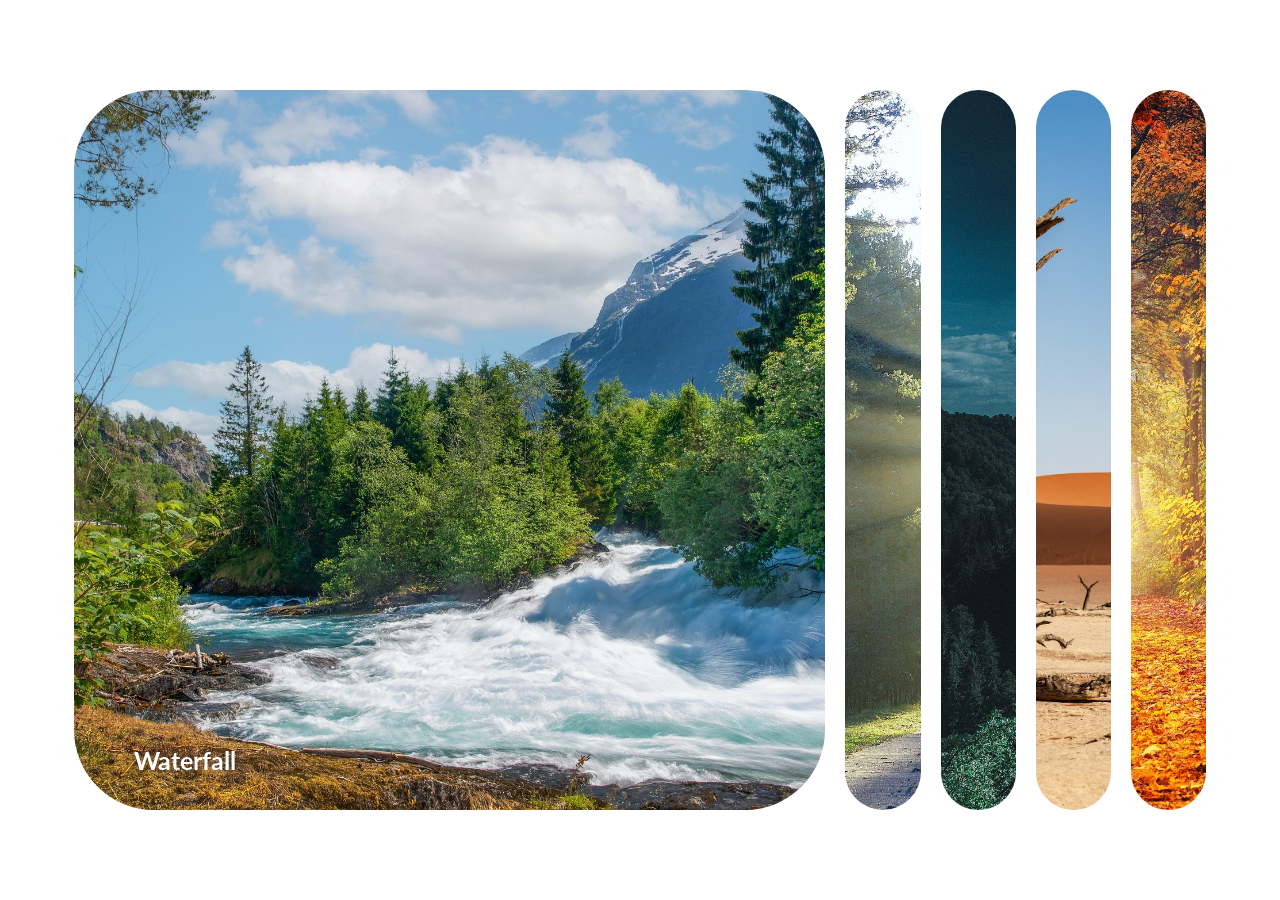
<file: Expanding Cards/index.html>
<!DOCTYPE html>
<html lang="en">
  <head>
    <meta charset="UTF-8" />
    <meta name="viewport" content="width=device-width, initial-scale=1.0" />
    <title>Expanding Cards</title>
    <link rel="stylesheet" href="./styles.css" />
    <link rel="preconnect" href="https://fonts.googleapis.com" />
    <link rel="preconnect" href="https://fonts.gstatic.com" crossorigin />
    <link
      href="https://fonts.googleapis.com/css2?family=Lato:ital,wght@0,100;0,300;0,400;0,700;0,900;1,100;1,300;1,400;1,700;1,900&display=swap"
      rel="stylesheet" />
  </head>
  <body>
    <div class="container">
      <div
        class="panel active"
        style="background-image: url('./images/image1.jpg')">
        <h3 class="heading">Waterfall</h3>
      </div>
      <div class="panel" style="background-image: url('./images/image5.jpg')">
        <h3 class="heading">Fresh Forest</h3>
      </div>
      <div class="panel" style="background-image: url('./images/image3.jpg')">
        <h3 class="heading">Moon Light</h3>
      </div>
      <div class="panel" style="background-image: url('./images/image2.jpg')">
        <h3 class="heading">Desert</h3>
      </div>
      <div class="panel" style="background-image: url('./images/image4.jpg')">
        <h3 class="heading">Light Forest</h3>
      </div>
    </div>

    <script src="./script.js"></script>
  </body>
</html>
</file>
<file: Expanding Cards/styles.css>
* {
  box-sizing: border-box;
  margin: 0;
  padding: 0;
}

html {
  font-size: 62.5%;
}

body {
  font-family: "Lato", sans-serif;
  /* font-size: 3.5rem; */
  display: flex;
  justify-content: center;
  align-items: center;
  height: 100vh;
  font-size: 1.5rem;
  overflow-x: hidden;
}

.container {
  display: flex;
  width: 90vw;
}

.panel {
  background-size: auto;
  background-size: cover;
  background-position: center;
  background-repeat: no-repeat;
  height: 80vh;
  color: white;
  border-radius: 80px;
  flex: 0.5;
  cursor: pointer;
  margin: 10px;
  position: relative;
  transition: flex 0.5s ease-in;
}

.panel h3 {
  font-size: 2.5rem;
  position: absolute;
  bottom: 35px;
  left: 60px;
  margin: 0;
  opacity: 0;
}

.panel.active {
  flex: 5;
}

.panel.active h3 {
  opacity: 1;
  transition: opacity 0.3s ease-in 0.4s;
}

@media screen and (max-width: 769px) {
  .container {
    width: 100vw;
  }

  .panel:nth-of-type(4),
  .panel:nth-of-type(5) {
    display: none;
  }
}
</file>
